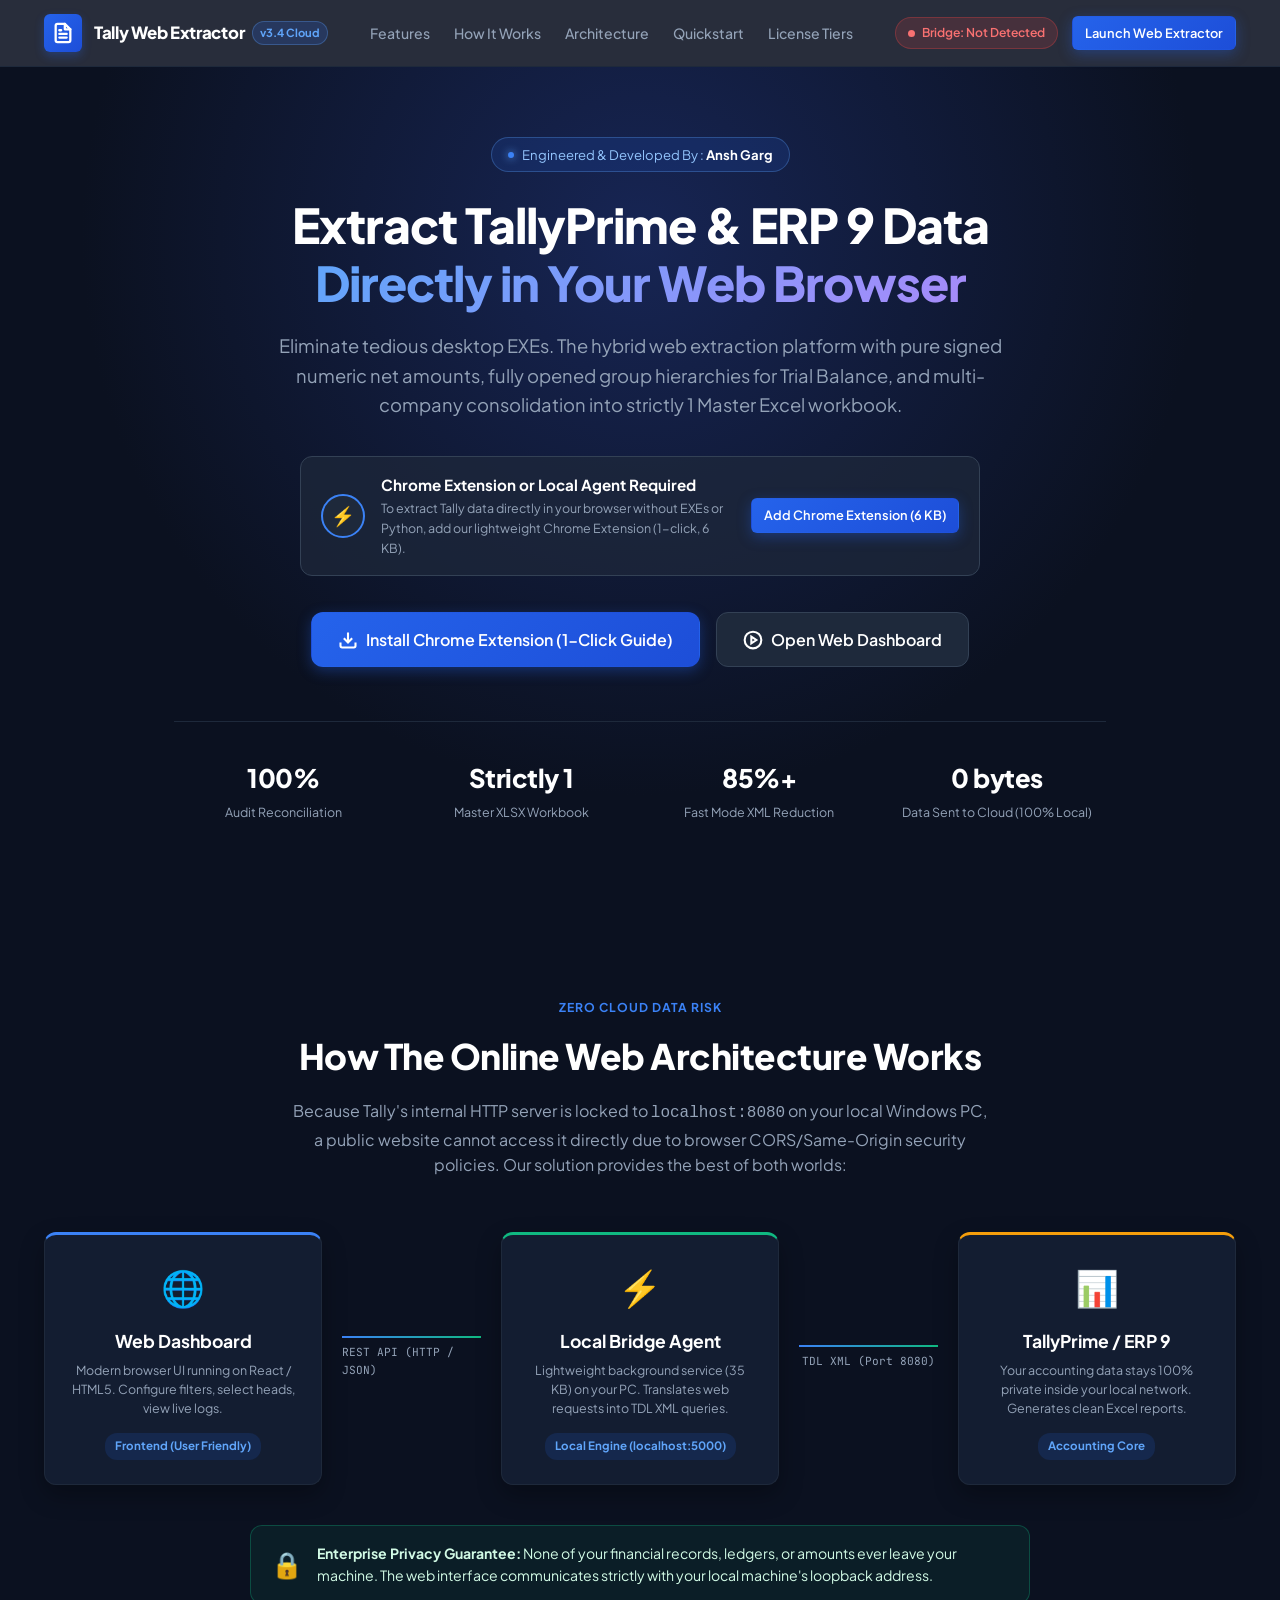
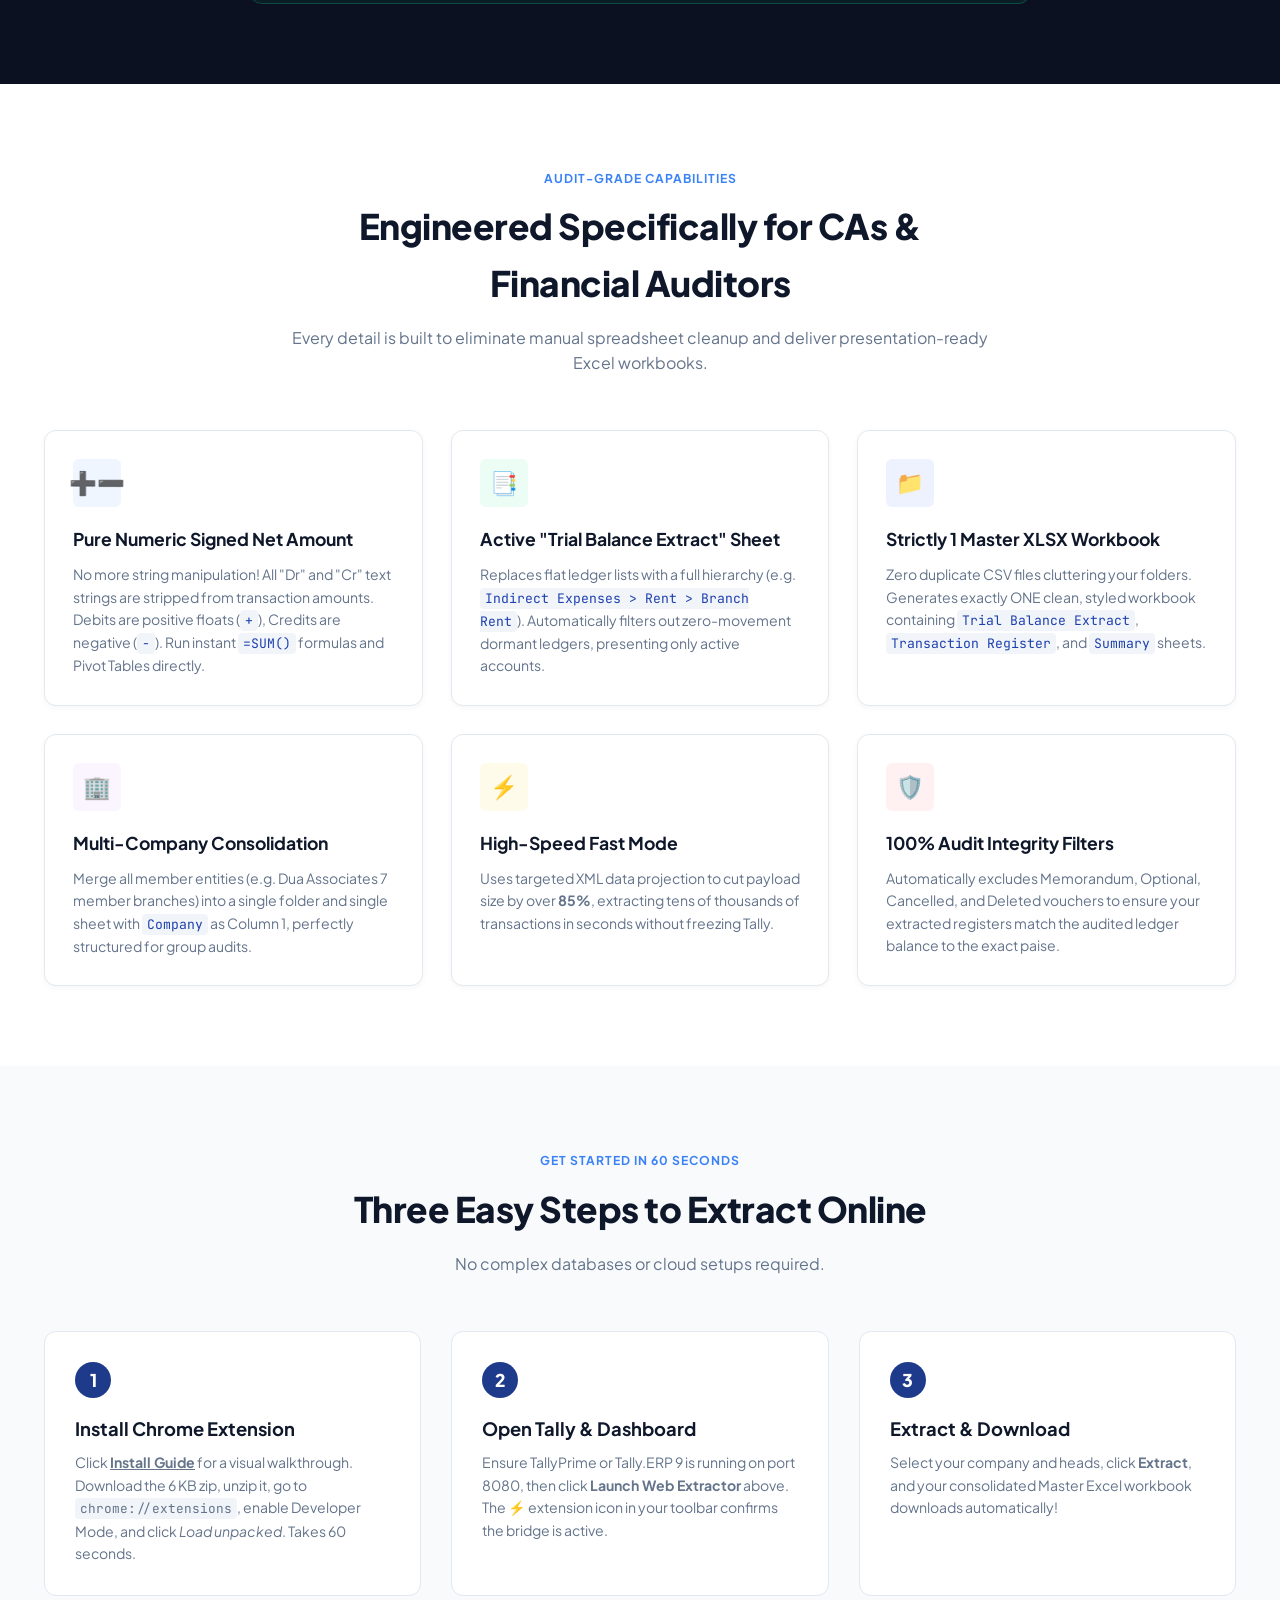
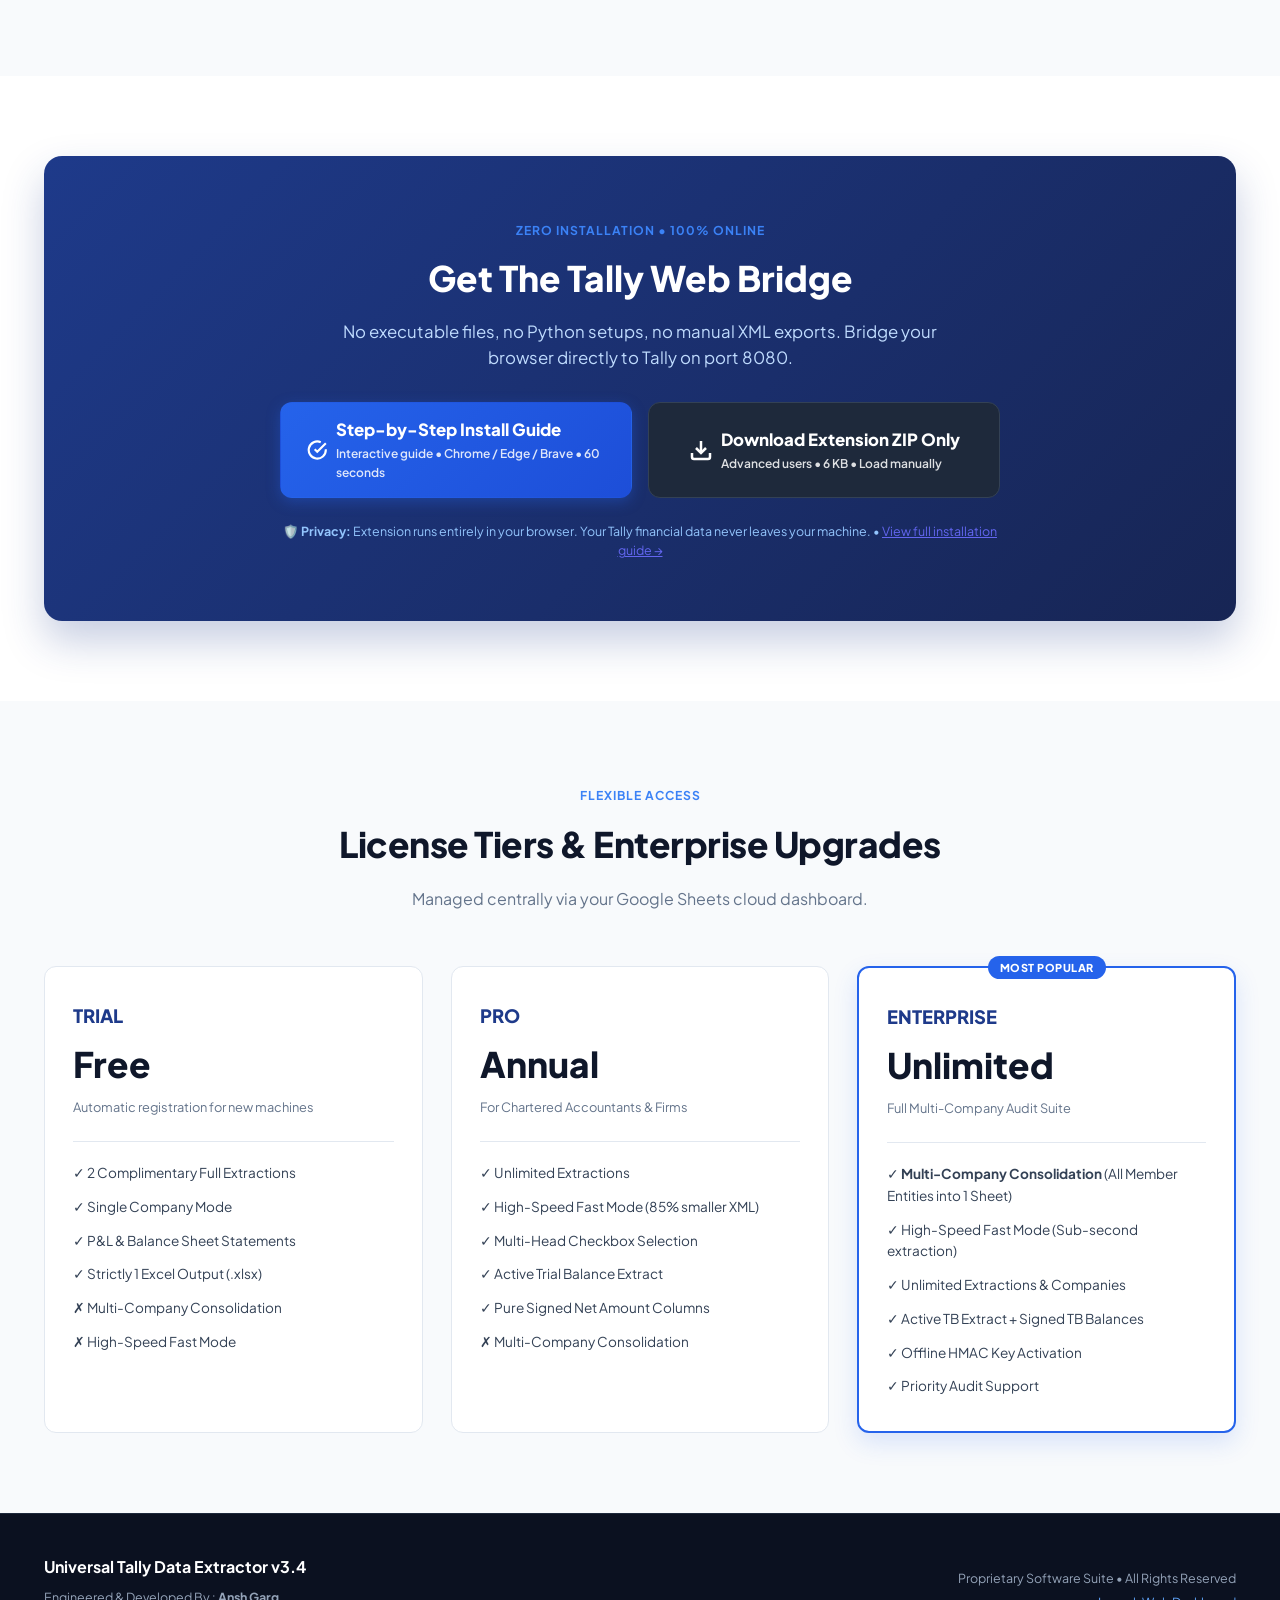
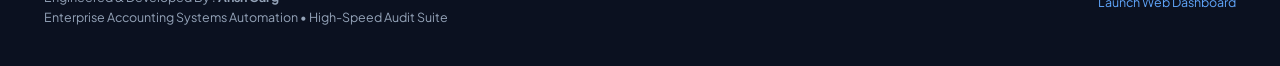
<file: website/index.html>
<!DOCTYPE html>
<html lang="en">
<head>
  <meta charset="UTF-8">
  <meta name="viewport" content="width=device-width, initial-scale=1.0">
  <title>Tally Web Extractor — Enterprise Accounting & Consolidated Audit Suite</title>
  <link rel="preconnect" href="https://fonts.googleapis.com">
  <link rel="preconnect" href="https://fonts.gstatic.com" crossorigin>
  <link href="https://fonts.googleapis.com/css2?family=Plus+Jakarta+Sans:wght@400;500;600;700;800&family=JetBrains+Mono:wght@400;500;600&display=swap" rel="stylesheet">
  <link rel="stylesheet" href="css/style.css">
</head>
<body>

  <!-- ================= TOP NAVIGATION ================= -->
  <nav class="navbar">
    <div class="nav-container">
      <a href="#" class="nav-brand">
        <div class="nav-logo">
          <svg viewBox="0 0 24 24" fill="none" stroke="currentColor" stroke-width="2.5" stroke-linecap="round" stroke-linejoin="round">
            <path d="M14 2H6a2 2 0 0 0-2 2v16a2 2 0 0 0 2 2h12a2 2 0 0 0 2-2V8z"></path>
            <polyline points="14 2 14 8 20 8"></polyline>
            <line x1="16" y1="13" x2="8" y2="13"></line>
            <line x1="16" y1="17" x2="8" y2="17"></line>
            <polyline points="10 9 9 9 8 9"></polyline>
          </svg>
        </div>
        <div class="nav-brand-text">
          <span class="nav-brand-title">Tally Web Extractor</span>
          <span class="nav-brand-badge">v3.4 Cloud</span>
        </div>
      </a>

      <div class="nav-menu">
        <a href="#features" class="nav-link">Features</a>
        <a href="#how-it-works" class="nav-link">How It Works</a>
        <a href="#architecture" class="nav-link">Architecture</a>
        <a href="#quickstart" class="nav-link">Quickstart</a>
        <a href="#tiers" class="nav-link">License Tiers</a>
      </div>

      <div class="nav-actions">
        <!-- Live Bridge Detection Badge -->
        <div id="nav-agent-status" class="nav-agent-pill status-probing">
          <span class="status-dot"></span>
          <span class="status-label">Probing Bridge...</span>
        </div>
        <a href="/dashboard" class="btn btn-primary btn-sm">Launch Web Extractor</a>
      </div>
    </div>
  </nav>

  <!-- ================= HERO SECTION ================= -->
  <header class="hero">
    <div class="hero-container">
      <div class="hero-badge">
        <span class="badge-dot"></span>
        <span>Engineered & Developed By : <strong>Ansh Garg</strong></span>
      </div>

      <h1 class="hero-title">
        Extract TallyPrime & ERP 9 Data<br>
        <span class="gradient-text">Directly in Your Web Browser</span>
      </h1>

      <p class="hero-subtitle">
        Eliminate tedious desktop EXEs. The hybrid web extraction platform with pure signed numeric net amounts,
        fully opened group hierarchies for Trial Balance, and multi-company consolidation into strictly 1 Master Excel workbook.
      </p>

      <!-- AGENT / EXTENSION BRIDGE STATUS CARD -->
      <div id="hero-bridge-card" class="bridge-card bridge-card-offline">
        <div class="bridge-indicator">
          <div class="bridge-radar"></div>
          <div class="bridge-status-icon" id="bridge-status-icon">⚡</div>
        </div>
        <div class="bridge-details">
          <div class="bridge-title" id="bridge-title">Checking Chrome Extension Bridge...</div>
          <div class="bridge-desc" id="bridge-desc">
            100% Online extraction: The lightweight Chrome Extension connects this page to your local Tally on <code>localhost:8080</code>. Zero EXE &bull; Zero Python installation required.
          </div>
        </div>
        <div class="bridge-cta" id="bridge-cta">
          <a href="/install" class="btn btn-sm btn-outline-white">Step-by-Step Install Guide →</a>
        </div>
      </div>

      <div class="hero-actions">
        <a href="/install" class="btn btn-primary btn-lg">
          <svg width="20" height="20" viewBox="0 0 24 24" fill="none" stroke="currentColor" stroke-width="2.5"><path d="M21 15v4a2 2 0 0 1-2 2H5a2 2 0 0 1-2-2v-4"></path><polyline points="7 10 12 15 17 10"></polyline><line x1="12" y1="15" x2="12" y2="3"></line></svg>
          Install Chrome Extension (1-Click Guide)
        </a>
        <a id="btn-launch-dashboard" href="/dashboard" class="btn btn-secondary btn-lg">
          <svg width="20" height="20" viewBox="0 0 24 24" fill="none" stroke="currentColor" stroke-width="2.5"><circle cx="12" cy="12" r="10"></circle><polygon points="10 8 16 12 10 16 10 8"></polygon></svg>
          Open Web Dashboard
        </a>
      </div>

      <div class="hero-stats">
        <div class="stat-item">
          <div class="stat-number">100%</div>
          <div class="stat-label">Audit Reconciliation</div>
        </div>
        <div class="stat-item">
          <div class="stat-number">Strictly 1</div>
          <div class="stat-label">Master XLSX Workbook</div>
        </div>
        <div class="stat-item">
          <div class="stat-number">85%+</div>
          <div class="stat-label">Fast Mode XML Reduction</div>
        </div>
        <div class="stat-item">
          <div class="stat-number">0 bytes</div>
          <div class="stat-label">Data Sent to Cloud (100% Local)</div>
        </div>
      </div>
    </div>
  </header>

  <!-- ================= ARCHITECTURE SECTION ================= -->
  <section id="architecture" class="section section-dark">
    <div class="container">
      <div class="section-header">
        <div class="section-tag">Zero Cloud Data Risk</div>
        <h2 class="section-title">How The Online Web Architecture Works</h2>
        <p class="section-desc">
          Because Tally's internal HTTP server is locked to <code>localhost:8080</code> on your local Windows PC,
          a public website cannot access it directly due to browser CORS/Same-Origin security policies.
          Our solution provides the best of both worlds:
        </p>
      </div>

      <div class="architecture-diagram">
        <div class="arch-box arch-browser">
          <div class="arch-icon">🌐</div>
          <div class="arch-title">Web Dashboard</div>
          <div class="arch-sub">Modern browser UI running on React / HTML5. Configure filters, select heads, view live logs.</div>
          <div class="arch-badge">Frontend (User Friendly)</div>
        </div>

        <div class="arch-arrow">
          <div class="arch-arrow-line"></div>
          <div class="arch-arrow-label">REST API (HTTP / JSON)</div>
        </div>

        <div class="arch-box arch-agent">
          <div class="arch-icon">⚡</div>
          <div class="arch-title">Local Bridge Agent</div>
          <div class="arch-sub">Lightweight background service (35 KB) on your PC. Translates web requests into TDL XML queries.</div>
          <div class="arch-badge">Local Engine (localhost:5000)</div>
        </div>

        <div class="arch-arrow">
          <div class="arch-arrow-line"></div>
          <div class="arch-arrow-label">TDL XML (Port 8080)</div>
        </div>

        <div class="arch-box arch-tally">
          <div class="arch-icon">📊</div>
          <div class="arch-title">TallyPrime / ERP 9</div>
          <div class="arch-sub">Your accounting data stays 100% private inside your local network. Generates clean Excel reports.</div>
          <div class="arch-badge">Accounting Core</div>
        </div>
      </div>

      <div class="security-callout">
        <div class="security-icon">🔒</div>
        <div class="security-text">
          <strong>Enterprise Privacy Guarantee:</strong> None of your financial records, ledgers, or amounts ever leave your machine. The web interface communicates strictly with your local machine's loopback address.
        </div>
      </div>
    </div>
  </section>

  <!-- ================= FEATURES SECTION ================= -->
  <section id="features" class="section">
    <div class="container">
      <div class="section-header">
        <div class="section-tag">Audit-Grade Capabilities</div>
        <h2 class="section-title">Engineered Specifically for CAs & Financial Auditors</h2>
        <p class="section-desc">Every detail is built to eliminate manual spreadsheet cleanup and deliver presentation-ready Excel workbooks.</p>
      </div>

      <div class="features-grid">
        <!-- Feature 1 -->
        <div class="feature-card">
          <div class="feature-icon bg-blue">➕➖</div>
          <h3 class="feature-title">Pure Numeric Signed Net Amount</h3>
          <p class="feature-desc">
            No more string manipulation! All "Dr" and "Cr" text strings are stripped from transaction amounts.
            Debits are positive floats (<code>+</code>), Credits are negative (<code>-</code>). Run instant <code>=SUM()</code> formulas and Pivot Tables directly.
          </p>
        </div>

        <!-- Feature 2 -->
        <div class="feature-card">
          <div class="feature-icon bg-emerald">📑</div>
          <h3 class="feature-title">Active "Trial Balance Extract" Sheet</h3>
          <p class="feature-desc">
            Replaces flat ledger lists with a full hierarchy (e.g. <code>Indirect Expenses &gt; Rent &gt; Branch Rent</code>).
            Automatically filters out zero-movement dormant ledgers, presenting only active accounts.
          </p>
        </div>

        <!-- Feature 3 -->
        <div class="feature-card">
          <div class="feature-icon bg-indigo">📁</div>
          <h3 class="feature-title">Strictly 1 Master XLSX Workbook</h3>
          <p class="feature-desc">
            Zero duplicate CSV files cluttering your folders. Generates exactly ONE clean, styled workbook containing
            <code>Trial Balance Extract</code>, <code>Transaction Register</code>, and <code>Summary</code> sheets.
          </p>
        </div>

        <!-- Feature 4 -->
        <div class="feature-card">
          <div class="feature-icon bg-purple">🏢</div>
          <h3 class="feature-title">Multi-Company Consolidation</h3>
          <p class="feature-desc">
            Merge all member entities (e.g. Dua Associates 7 member branches) into a single folder and single sheet with
            <code>Company</code> as Column 1, perfectly structured for group audits.
          </p>
        </div>

        <!-- Feature 5 -->
        <div class="feature-card">
          <div class="feature-icon bg-amber">⚡</div>
          <h3 class="feature-title">High-Speed Fast Mode</h3>
          <p class="feature-desc">
            Uses targeted XML data projection to cut payload size by over <strong>85%</strong>, extracting tens of thousands
            of transactions in seconds without freezing Tally.
          </p>
        </div>

        <!-- Feature 6 -->
        <div class="feature-card">
          <div class="feature-icon bg-rose">🛡️</div>
          <h3 class="feature-title">100% Audit Integrity Filters</h3>
          <p class="feature-desc">
            Automatically excludes Memorandum, Optional, Cancelled, and Deleted vouchers to ensure your extracted registers
            match the audited ledger balance to the exact paise.
          </p>
        </div>
      </div>
    </div>
  </section>

  <!-- ================= QUICKSTART GUIDE ================= -->
  <section id="quickstart" class="section section-alt">
    <div class="container">
      <div class="section-header">
        <div class="section-tag">Get Started in 60 Seconds</div>
        <h2 class="section-title">Three Easy Steps to Extract Online</h2>
        <p class="section-desc">No complex databases or cloud setups required.</p>
      </div>

      <div class="steps-grid">
        <div class="step-card">
          <div class="step-number">1</div>
          <h3 class="step-title">Install Chrome Extension</h3>
          <p class="step-desc">Click <strong><a href="/install" style="color:inherit;text-decoration:underline;">Install Guide</a></strong> for a visual walkthrough. Download the 6 KB zip, unzip it, go to <code>chrome://extensions</code>, enable Developer Mode, and click <em>Load unpacked</em>. Takes 60 seconds.</p>
        </div>

        <div class="step-card">
          <div class="step-number">2</div>
          <h3 class="step-title">Open Tally &amp; Dashboard</h3>
          <p class="step-desc">Ensure TallyPrime or Tally.ERP 9 is running on port 8080, then click <strong>Launch Web Extractor</strong> above. The ⚡ extension icon in your toolbar confirms the bridge is active.</p>
        </div>

        <div class="step-card">
          <div class="step-number">3</div>
          <h3 class="step-title">Extract &amp; Download</h3>
          <p class="step-desc">Select your company and heads, click <strong>Extract</strong>, and your consolidated Master Excel workbook downloads automatically!</p>
        </div>
      </div>
    </div>
  </section>

  <!-- ================= DOWNLOAD SECTION ================= -->
  <section id="download" class="section">
    <div class="container">
      <div class="download-box">
        <div class="download-content">
          <div class="section-tag">Zero Installation &bull; 100% Online</div>
          <h2 class="download-heading">Get The Tally Web Bridge</h2>
          <p class="download-text">
            No executable files, no Python setups, no manual XML exports. Bridge your browser directly to Tally on port 8080.
          </p>

          <div class="download-options" style="display: flex; gap: 1rem; flex-wrap: wrap; justify-content: center;">
            <!-- Extension Install Guide (Primary) -->
            <a href="/install" class="btn btn-primary btn-lg" style="flex: 1 1 300px; max-width: 420px; text-align: left;">
              <svg width="24" height="24" viewBox="0 0 24 24" fill="none" stroke="currentColor" stroke-width="2.5"><path d="M22 11.08V12a10 10 0 1 1-5.93-9.14"></path><polyline points="22 4 12 14.01 9 11.01"></polyline></svg>
              <div>
                <div style="font-size: 1.05rem; font-weight: 800;">Step-by-Step Install Guide</div>
                <div style="font-size: 0.75rem; opacity: 0.85;">Interactive guide • Chrome / Edge / Brave • 60 seconds</div>
              </div>
            </a>

            <!-- Direct Raw Download (Secondary) -->
            <a href="downloads/tally-web-extension.zip" class="btn btn-secondary btn-lg" download style="flex: 1 1 300px; max-width: 420px; text-align: left;">
              <svg width="24" height="24" viewBox="0 0 24 24" fill="none" stroke="currentColor" stroke-width="2.5"><path d="M21 15v4a2 2 0 0 1-2 2H5a2 2 0 0 1-2-2v-4"></path><polyline points="7 10 12 15 17 10"></polyline><line x1="12" y1="15" x2="12" y2="3"></line></svg>
              <div>
                <div style="font-size: 1.05rem; font-weight: 800;">Download Extension ZIP Only</div>
                <div style="font-size: 0.75rem; opacity: 0.85;">Advanced users • 6 KB • Load manually</div>
              </div>
            </a>
          </div>

          <div class="download-requirements">
            <span>🛡️ <strong>Privacy:</strong> Extension runs entirely in your browser. Your Tally financial data never leaves your machine. &bull; <a href="/install" style="color:var(--primary-color,#6366f1);">View full installation guide →</a></span>
          </div>
        </div>
      </div>
    </div>
  </section>
        </div>
      </div>
    </div>
  </section>

  <!-- ================= LICENSING TIERS ================= -->
  <section id="tiers" class="section section-alt">
    <div class="container">
      <div class="section-header">
        <div class="section-tag">Flexible Access</div>
        <h2 class="section-title">License Tiers & Enterprise Upgrades</h2>
        <p class="section-desc">Managed centrally via your Google Sheets cloud dashboard.</p>
      </div>

      <div class="pricing-grid">
        <!-- Trial -->
        <div class="pricing-card">
          <div class="pricing-tier">TRIAL</div>
          <div class="pricing-price">Free</div>
          <div class="pricing-sub">Automatic registration for new machines</div>
          <ul class="pricing-features">
            <li>✓ 2 Complimentary Full Extractions</li>
            <li>✓ Single Company Mode</li>
            <li>✓ P&L & Balance Sheet Statements</li>
            <li>✓ Strictly 1 Excel Output (.xlsx)</li>
            <li>✗ Multi-Company Consolidation</li>
            <li>✗ High-Speed Fast Mode</li>
          </ul>
        </div>

        <!-- Pro -->
        <div class="pricing-card">
          <div class="pricing-tier">PRO</div>
          <div class="pricing-price">Annual</div>
          <div class="pricing-sub">For Chartered Accountants & Firms</div>
          <ul class="pricing-features">
            <li>✓ Unlimited Extractions</li>
            <li>✓ High-Speed Fast Mode (85% smaller XML)</li>
            <li>✓ Multi-Head Checkbox Selection</li>
            <li>✓ Active Trial Balance Extract</li>
            <li>✓ Pure Signed Net Amount Columns</li>
            <li>✗ Multi-Company Consolidation</li>
          </ul>
        </div>

        <!-- Enterprise -->
        <div class="pricing-card featured">
          <div class="featured-badge">MOST POPULAR</div>
          <div class="pricing-tier">ENTERPRISE</div>
          <div class="pricing-price">Unlimited</div>
          <div class="pricing-sub">Full Multi-Company Audit Suite</div>
          <ul class="pricing-features">
            <li>✓ <strong>Multi-Company Consolidation</strong> (All Member Entities into 1 Sheet)</li>
            <li>✓ High-Speed Fast Mode (Sub-second extraction)</li>
            <li>✓ Unlimited Extractions & Companies</li>
            <li>✓ Active TB Extract + Signed TB Balances</li>
            <li>✓ Offline HMAC Key Activation</li>
            <li>✓ Priority Audit Support</li>
          </ul>
        </div>
      </div>
    </div>
  </section>

  <!-- ================= FOOTER ================= -->
  <footer class="footer">
    <div class="footer-container">
      <div class="footer-brand">
        <div class="footer-title">Universal Tally Data Extractor v3.4</div>
        <div class="footer-copy">
          Engineered & Developed By : <strong>Ansh Garg</strong><br>
          Enterprise Accounting Systems Automation &bull; High-Speed Audit Suite
        </div>
      </div>
      <div class="footer-meta">
        <div>Proprietary Software Suite &bull; All Rights Reserved</div>
        <div class="mt-1"><a href="/dashboard" class="footer-link">Launch Web Dashboard</a></div>
      </div>
    </div>
  </footer>

  <script src="js/app.js"></script>
</body>
</html>
</file>
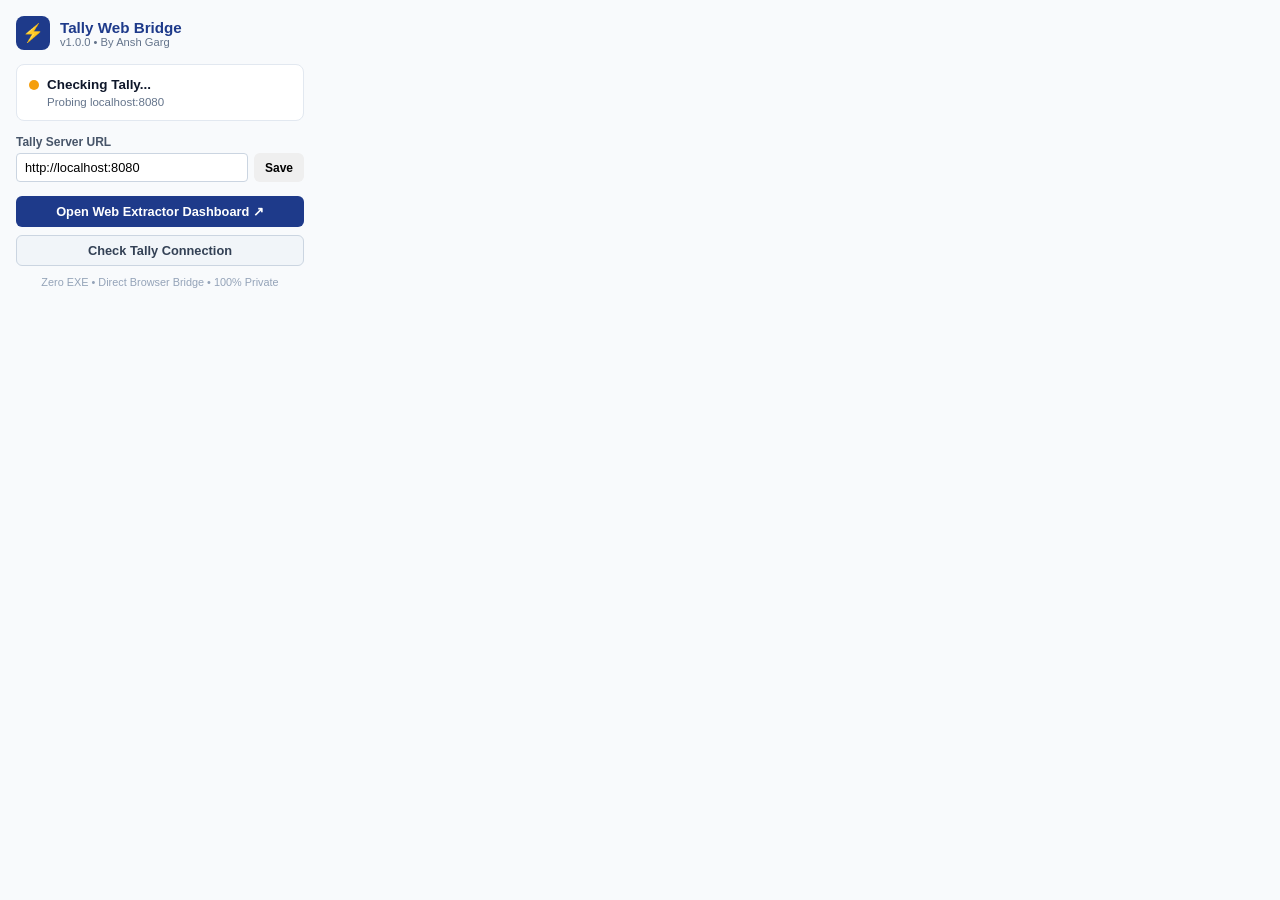
<file: extension/popup.html>
<!DOCTYPE html>
<html lang="en">
<head>
  <meta charset="UTF-8">
  <title>Tally Web Bridge</title>
  <link rel="stylesheet" href="popup.css">
</head>
<body>
  <div class="popup-container">
    <div class="popup-header">
      <div class="brand">
        <div class="logo">⚡</div>
        <div>
          <div class="title">Tally Web Bridge</div>
          <div class="version">v1.0.0 &bull; By Ansh Garg</div>
        </div>
      </div>
    </div>

    <div class="status-card">
      <div class="status-indicator">
        <span id="status-dot" class="dot checking"></span>
        <span id="status-text" class="status-label">Checking Tally...</span>
      </div>
      <div id="status-detail" class="status-detail">Probing localhost:8080</div>
    </div>

    <div class="form-group">
      <label for="tally-url-input">Tally Server URL</label>
      <div class="input-row">
        <input type="text" id="tally-url-input" value="http://localhost:8080" placeholder="http://localhost:8080">
        <button id="btn-save-url" class="btn btn-sm">Save</button>
      </div>
    </div>

    <div class="action-buttons">
      <button id="btn-open-dashboard" class="btn btn-primary btn-block">
        Open Web Extractor Dashboard ↗
      </button>
      <button id="btn-check-again" class="btn btn-secondary btn-block">
        Check Tally Connection
      </button>
    </div>

    <div class="footer">
      Zero EXE &bull; Direct Browser Bridge &bull; 100% Private
    </div>
  </div>
  <script src="popup.js"></script>
</body>
</html>
</file>
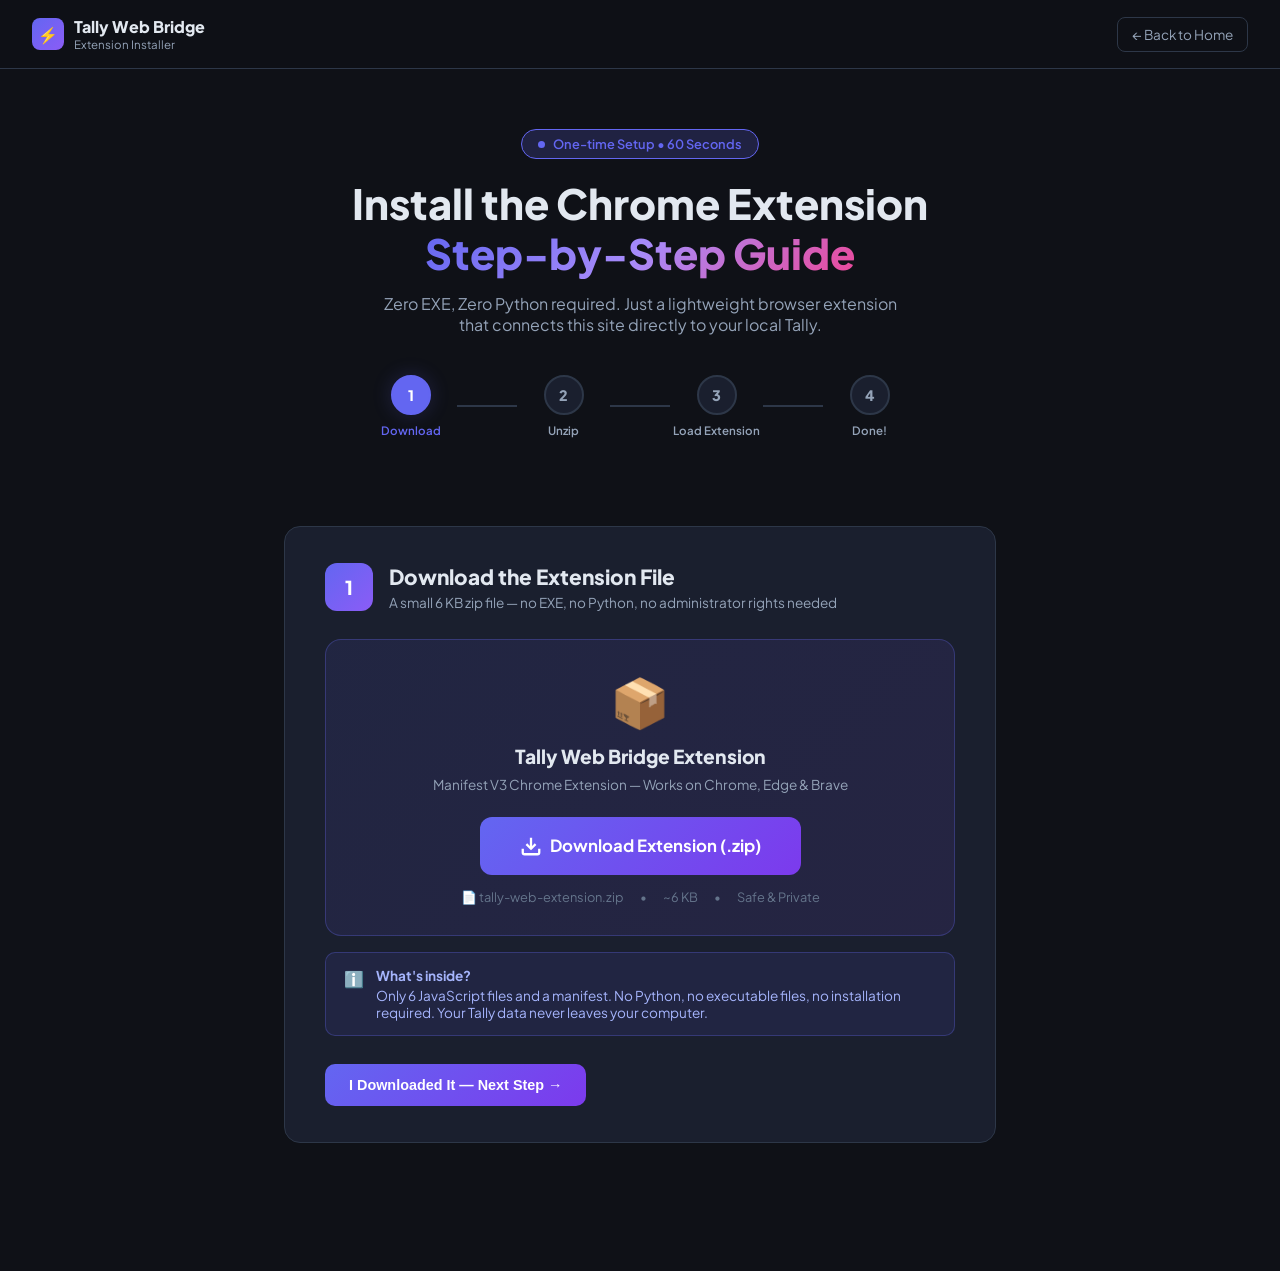
<file: website/install.html>
<!DOCTYPE html>
<html lang="en">
<head>
  <meta charset="UTF-8">
  <meta name="viewport" content="width=device-width, initial-scale=1.0">
  <title>Install Tally Web Bridge Extension — Step-by-Step Guide</title>
  <link rel="preconnect" href="https://fonts.googleapis.com">
  <link href="https://fonts.googleapis.com/css2?family=Plus+Jakarta+Sans:wght@400;500;600;700;800&family=JetBrains+Mono:wght@400;500&display=swap" rel="stylesheet">
  <style>
    :root {
      --bg: #0f1117;
      --bg2: #141821;
      --card: #1a1f2e;
      --border: #2d3748;
      --primary: #6366f1;
      --primary-glow: rgba(99,102,241,0.2);
      --success: #10b981;
      --success-glow: rgba(16,185,129,0.15);
      --warning: #f59e0b;
      --text: #e2e8f0;
      --muted: #94a3b8;
      --dim: #64748b;
      --code-bg: #0d1117;
    }
    * { margin:0; padding:0; box-sizing:border-box; }
    body { font-family:'Plus Jakarta Sans',sans-serif; background:var(--bg); color:var(--text); min-height:100vh; }

    /* NAV */
    .nav { display:flex; align-items:center; justify-content:space-between; padding:16px 32px; background:rgba(15,17,23,0.95); border-bottom:1px solid var(--border); position:sticky; top:0; z-index:100; backdrop-filter:blur(12px); }
    .nav-brand { display:flex; align-items:center; gap:10px; text-decoration:none; }
    .nav-logo { width:32px; height:32px; background:linear-gradient(135deg,var(--primary),#8b5cf6); border-radius:8px; display:flex; align-items:center; justify-content:center; font-size:1rem; color:#fff; font-weight:800; }
    .nav-title { font-weight:800; font-size:1rem; color:var(--text); }
    .nav-subtitle { font-size:0.72rem; color:var(--muted); }
    .nav-back { text-decoration:none; color:var(--muted); font-size:0.85rem; display:flex; align-items:center; gap:6px; padding:8px 14px; border:1px solid var(--border); border-radius:8px; transition:all 0.2s; }
    .nav-back:hover { color:var(--text); border-color:var(--primary); }

    /* HERO */
    .hero { text-align:center; padding:60px 24px 40px; }
    .hero-badge { display:inline-flex; align-items:center; gap:8px; background:var(--primary-glow); border:1px solid var(--primary); border-radius:100px; padding:6px 16px; margin-bottom:20px; font-size:0.8rem; color:var(--primary); font-weight:600; }
    .badge-dot { width:7px; height:7px; border-radius:50%; background:var(--primary); animation:pulse 1.5s infinite; }
    @keyframes pulse { 0%,100%{opacity:1} 50%{opacity:0.4} }
    h1 { font-size:clamp(1.8rem,4vw,2.6rem); font-weight:800; line-height:1.2; }
    .gradient-text { background:linear-gradient(135deg,var(--primary),#a78bfa,#ec4899); -webkit-background-clip:text; -webkit-text-fill-color:transparent; background-clip:text; }
    .hero-sub { color:var(--muted); font-size:1rem; margin-top:14px; max-width:540px; margin-left:auto; margin-right:auto; }

    /* PROGRESS TRACK */
    .progress-track { display:flex; align-items:center; justify-content:center; gap:0; max-width:600px; margin:40px auto 0; padding:0 24px; }
    .prog-step { display:flex; flex-direction:column; align-items:center; gap:8px; flex:1; }
    .prog-circle { width:40px; height:40px; border-radius:50%; display:flex; align-items:center; justify-content:center; font-weight:800; font-size:0.9rem; transition:all 0.4s; border:2px solid var(--border); background:var(--card); color:var(--muted); }
    .prog-circle.done { background:var(--success); border-color:var(--success); color:#fff; }
    .prog-circle.active { background:var(--primary); border-color:var(--primary); color:#fff; box-shadow:0 0 20px var(--primary-glow); }
    .prog-label { font-size:0.72rem; color:var(--muted); font-weight:600; text-align:center; white-space:nowrap; }
    .prog-label.active { color:var(--primary); }
    .prog-label.done { color:var(--success); }
    .prog-line { flex:1; height:2px; background:var(--border); max-width:60px; transition:background 0.4s; }
    .prog-line.done { background:var(--success); }

    /* WIZARD */
    .wizard { max-width:760px; margin:48px auto; padding:0 24px 80px; }
    .step-panel { display:none; }
    .step-panel.active { display:block; animation:fadeIn 0.3s ease; }
    @keyframes fadeIn { from{opacity:0;transform:translateY(10px)} to{opacity:1;transform:translateY(0)} }

    .step-card { background:var(--card); border:1px solid var(--border); border-radius:16px; padding:36px 40px; }
    .step-header { display:flex; align-items:center; gap:16px; margin-bottom:28px; }
    .step-num { width:48px; height:48px; background:linear-gradient(135deg,var(--primary),#8b5cf6); border-radius:12px; display:flex; align-items:center; justify-content:center; font-weight:800; font-size:1.2rem; color:#fff; flex-shrink:0; }
    .step-title { font-size:1.3rem; font-weight:800; }
    .step-subtitle { color:var(--muted); font-size:0.85rem; margin-top:4px; }

    /* VISUAL */
    .visual-box { background:var(--code-bg); border:1px solid var(--border); border-radius:12px; padding:28px; margin:20px 0; position:relative; overflow:hidden; }
    .visual-box::before { content:''; position:absolute; top:0; left:0; right:0; height:3px; background:linear-gradient(90deg,var(--primary),#8b5cf6,#ec4899); }
    .mock-browser { background:#1e2433; border-radius:10px; overflow:hidden; border:1px solid #374151; }
    .mock-chrome-bar { background:#2d3545; padding:10px 14px; display:flex; align-items:center; gap:10px; }
    .mock-dots { display:flex; gap:5px; }
    .mock-dot { width:10px; height:10px; border-radius:50%; }
    .mock-dot.red { background:#ef4444; }
    .mock-dot.yellow { background:#f59e0b; }
    .mock-dot.green { background:#10b981; }
    .mock-url { flex:1; background:#374151; border-radius:5px; padding:5px 12px; font-family:monospace; font-size:0.78rem; color:#fbbf24; }
    .mock-chrome-content { padding:20px; }

    .mock-toggle-row { display:flex; align-items:center; justify-content:space-between; padding:12px 16px; background:#111827; border-radius:8px; margin-bottom:10px; }
    .mock-toggle-label { font-size:0.85rem; font-weight:600; }
    .mock-toggle { width:44px; height:24px; background:var(--success); border-radius:12px; display:flex; align-items:center; padding:3px; transition:0.2s; cursor:pointer; }
    .mock-toggle .knob { width:18px; height:18px; border-radius:50%; background:#fff; margin-left:auto; box-shadow:0 1px 3px rgba(0,0,0,0.3); }
    .mock-toggle.off { background:#374151; }
    .mock-toggle.off .knob { margin-left:0; }

    .mock-btn { display:inline-flex; align-items:center; gap:7px; padding:9px 18px; background:var(--primary); color:#fff; border-radius:8px; font-size:0.82rem; font-weight:700; cursor:pointer; border:none; }
    .mock-btn.sm { padding:6px 13px; font-size:0.78rem; }

    .mock-ext-card { background:#1f2937; border:1px solid #374151; border-radius:8px; padding:14px 16px; display:flex; align-items:center; gap:14px; margin-top:10px; }
    .ext-icon { width:36px; height:36px; background:linear-gradient(135deg,var(--primary),#8b5cf6); border-radius:8px; display:flex; align-items:center; justify-content:center; font-size:1.2rem; }
    .ext-info .ext-name { font-weight:700; font-size:0.88rem; }
    .ext-info .ext-sub { font-size:0.75rem; color:var(--muted); }
    .ext-status { margin-left:auto; }

    /* PATH BOX */
    .path-box { background:var(--code-bg); border:1px solid #374151; border-radius:10px; padding:16px 18px; font-family:'JetBrains Mono',monospace; font-size:0.82rem; color:#fbbf24; display:flex; align-items:center; gap:12px; margin:16px 0; }
    .path-box .path-icon { font-size:1.2rem; flex-shrink:0; }
    .path-text { flex:1; word-break:break-all; }
    .copy-btn { background:#374151; border:none; color:var(--muted); padding:7px 12px; border-radius:6px; font-size:0.75rem; cursor:pointer; white-space:nowrap; transition:all 0.2s; }
    .copy-btn:hover { background:var(--primary); color:#fff; }
    .copy-btn.copied { background:var(--success); color:#fff; }

    /* CALLOUT */
    .callout { display:flex; align-items:flex-start; gap:12px; padding:14px 18px; border-radius:10px; margin:16px 0; font-size:0.85rem; }
    .callout.info { background:rgba(99,102,241,0.1); border:1px solid rgba(99,102,241,0.3); color:#a5b4fc; }
    .callout.success { background:var(--success-glow); border:1px solid rgba(16,185,129,0.3); color:#6ee7b7; }
    .callout.warning { background:rgba(245,158,11,0.08); border:1px solid rgba(245,158,11,0.3); color:#fcd34d; }
    .callout-icon { font-size:1rem; flex-shrink:0; margin-top:1px; }
    .callout strong { display:block; margin-bottom:3px; }

    /* BUTTONS */
    .btn-row { display:flex; gap:12px; margin-top:28px; flex-wrap:wrap; }
    .btn { display:inline-flex; align-items:center; gap:8px; padding:13px 24px; border-radius:10px; font-weight:700; font-size:0.9rem; cursor:pointer; border:none; transition:all 0.2s; text-decoration:none; }
    .btn-primary { background:linear-gradient(135deg,var(--primary),#7c3aed); color:#fff; }
    .btn-primary:hover { opacity:0.9; transform:translateY(-1px); }
    .btn-secondary { background:var(--card); color:var(--text); border:1px solid var(--border); }
    .btn-secondary:hover { border-color:var(--primary); color:var(--primary); }
    .btn-success { background:linear-gradient(135deg,var(--success),#059669); color:#fff; }
    .btn-success:hover { opacity:0.9; }
    .btn-lg { padding:16px 32px; font-size:1rem; }
    .btn-xl { padding:18px 40px; font-size:1.05rem; border-radius:12px; }

    /* CHECK LIST */
    .check-list { list-style:none; display:flex; flex-direction:column; gap:10px; }
    .check-list li { display:flex; align-items:flex-start; gap:12px; font-size:0.88rem; }
    .check-list .ck { width:22px; height:22px; border-radius:6px; background:var(--success); display:flex; align-items:center; justify-content:center; color:#fff; font-size:0.75rem; flex-shrink:0; margin-top:1px; }

    /* TABS (browser selector) */
    .tabs { display:flex; gap:0; border-bottom:1px solid var(--border); margin-bottom:20px; }
    .tab { padding:10px 20px; font-size:0.85rem; font-weight:600; cursor:pointer; color:var(--muted); border-bottom:2px solid transparent; transition:all 0.2s; }
    .tab.active { color:var(--primary); border-bottom-color:var(--primary); }
    .tab-content { display:none; }
    .tab-content.active { display:block; }

    /* DOWNLOAD CARD */
    .dl-card { background:linear-gradient(135deg,rgba(99,102,241,0.1),rgba(139,92,246,0.1)); border:1px solid rgba(99,102,241,0.3); border-radius:16px; padding:30px 36px; text-align:center; }
    .dl-icon { font-size:3rem; margin-bottom:12px; }
    .dl-title { font-size:1.2rem; font-weight:800; margin-bottom:8px; }
    .dl-sub { color:var(--muted); font-size:0.85rem; margin-bottom:24px; }
    .file-info { display:flex; align-items:center; justify-content:center; gap:16px; margin-top:14px; color:var(--dim); font-size:0.8rem; }

    /* SUCCESS SCREEN */
    .success-screen { text-align:center; padding:20px; }
    .success-icon { font-size:4rem; margin-bottom:16px; animation:popIn 0.5s ease; }
    @keyframes popIn { 0%{transform:scale(0)} 80%{transform:scale(1.1)} 100%{transform:scale(1)} }
    .success-title { font-size:2rem; font-weight:800; color:var(--success); margin-bottom:10px; }
    .success-sub { color:var(--muted); margin-bottom:32px; }
    .final-cta { display:inline-flex; align-items:center; gap:10px; padding:18px 48px; background:linear-gradient(135deg,var(--success),#059669); color:#fff; border-radius:12px; font-weight:800; font-size:1.1rem; text-decoration:none; cursor:pointer; border:none; transition:all 0.2s; }
    .final-cta:hover { opacity:0.9; transform:translateY(-2px); box-shadow:0 8px 30px rgba(16,185,129,0.3); }

    /* UTILITY */
    .mt-2 { margin-top:8px; }
    .mt-3 { margin-top:16px; }
    .mt-4 { margin-top:24px; }
    .text-sm { font-size:0.82rem; }
    .text-muted { color:var(--muted); }
    .sep { border:none; border-top:1px solid var(--border); margin:24px 0; }

    @media (max-width:600px) {
      .step-card { padding:24px 20px; }
      .prog-label { display:none; }
      .btn-row { flex-direction:column; }
      .btn { justify-content:center; }
    }
  </style>
</head>
<body>

  <nav class="nav">
    <a class="nav-brand" href="/">
      <div class="nav-logo">⚡</div>
      <div>
        <div class="nav-title">Tally Web Bridge</div>
        <div class="nav-subtitle">Extension Installer</div>
      </div>
    </a>
    <a class="nav-back" href="/">← Back to Home</a>
  </nav>

  <div class="hero">
    <div class="hero-badge"><span class="badge-dot"></span>One-time Setup • 60 Seconds</div>
    <h1>Install the Chrome Extension<br><span class="gradient-text">Step-by-Step Guide</span></h1>
    <p class="hero-sub">Zero EXE, Zero Python required. Just a lightweight browser extension that connects this site directly to your local Tally.</p>

    <!-- PROGRESS TRACK -->
    <div class="progress-track" id="progress-track">
      <div class="prog-step">
        <div class="prog-circle active" id="prog-1">1</div>
        <div class="prog-label active" id="prog-label-1">Download</div>
      </div>
      <div class="prog-line" id="prog-line-1"></div>
      <div class="prog-step">
        <div class="prog-circle" id="prog-2">2</div>
        <div class="prog-label" id="prog-label-2">Unzip</div>
      </div>
      <div class="prog-line" id="prog-line-2"></div>
      <div class="prog-step">
        <div class="prog-circle" id="prog-3">3</div>
        <div class="prog-label" id="prog-label-3">Load Extension</div>
      </div>
      <div class="prog-line" id="prog-line-3"></div>
      <div class="prog-step">
        <div class="prog-circle" id="prog-4">4</div>
        <div class="prog-label" id="prog-label-4">Done!</div>
      </div>
    </div>
  </div>

  <div class="wizard">

    <!-- ===== STEP 1: DOWNLOAD ===== -->
    <div class="step-panel active" id="step-1">
      <div class="step-card">
        <div class="step-header">
          <div class="step-num">1</div>
          <div>
            <div class="step-title">Download the Extension File</div>
            <div class="step-subtitle">A small 6 KB zip file — no EXE, no Python, no administrator rights needed</div>
          </div>
        </div>

        <div class="dl-card">
          <div class="dl-icon">📦</div>
          <div class="dl-title">Tally Web Bridge Extension</div>
          <div class="dl-sub">Manifest V3 Chrome Extension — Works on Chrome, Edge &amp; Brave</div>
          <a href="/downloads/tally-web-extension.zip" class="btn btn-primary btn-xl" download id="dl-btn">
            <svg width="22" height="22" viewBox="0 0 24 24" fill="none" stroke="currentColor" stroke-width="2.5"><path d="M21 15v4a2 2 0 0 1-2 2H5a2 2 0 0 1-2-2v-4"/><polyline points="7 10 12 15 17 10"/><line x1="12" y1="15" x2="12" y2="3"/></svg>
            Download Extension (.zip)
          </a>
          <div class="file-info">
            <span>📄 tally-web-extension.zip</span>
            <span>•</span>
            <span>~6 KB</span>
            <span>•</span>
            <span>Safe &amp; Private</span>
          </div>
        </div>

        <div class="callout info mt-3">
          <span class="callout-icon">ℹ️</span>
          <div><strong>What's inside?</strong> Only 6 JavaScript files and a manifest. No Python, no executable files, no installation required. Your Tally data never leaves your computer.</div>
        </div>

        <div class="btn-row">
          <button class="btn btn-primary" onclick="goStep(2)">
            I Downloaded It — Next Step →
          </button>
        </div>
      </div>
    </div>

    <!-- ===== STEP 2: UNZIP ===== -->
    <div class="step-panel" id="step-2">
      <div class="step-card">
        <div class="step-header">
          <div class="step-num">2</div>
          <div>
            <div class="step-title">Unzip the Downloaded File</div>
            <div class="step-subtitle">Extract the contents to any folder on your computer</div>
          </div>
        </div>

        <ul class="check-list">
          <li>
            <span class="ck">1</span>
            <div>Find <strong>tally-web-extension.zip</strong> in your Downloads folder (bottom of your browser or in <code style="background:#374151;padding:2px 7px;border-radius:4px;font-size:0.82rem;color:#fbbf24">C:\Users\YourName\Downloads</code>).</div>
          </li>
          <li>
            <span class="ck">2</span>
            <div><strong>Right-click</strong> on the file and choose <strong>"Extract All..."</strong> or <strong>"Extract Here"</strong>.</div>
          </li>
          <li>
            <span class="ck">3</span>
            <div>A folder named <strong>tally-web-extension</strong> will appear. <strong>Remember where you extracted it</strong> — you'll need that folder path in the next step.</div>
          </li>
        </ul>

        <div class="visual-box mt-3">
          <div style="font-size:0.78rem; color:var(--muted); margin-bottom:12px; text-transform:uppercase; letter-spacing:0.5px;">What your extracted folder should look like:</div>
          <div style="font-family:'JetBrains Mono',monospace; font-size:0.82rem; line-height:1.9;">
            <div style="color:#a78bfa;">📁 tally-web-extension/</div>
            <div style="color:#94a3b8; padding-left:20px;">├── 📄 <span style="color:#fbbf24;">manifest.json</span></div>
            <div style="color:#94a3b8; padding-left:20px;">├── 📄 background.js</div>
            <div style="color:#94a3b8; padding-left:20px;">├── 📄 content.js</div>
            <div style="color:#94a3b8; padding-left:20px;">├── 📄 popup.html</div>
            <div style="color:#94a3b8; padding-left:20px;">├── 📄 popup.js</div>
            <div style="color:#94a3b8; padding-left:20px;">└── 📁 <span style="color:#a78bfa;">icons/</span></div>
          </div>
        </div>

        <div class="callout warning">
          <span class="callout-icon">⚠️</span>
          <div><strong>Important:</strong> Do NOT delete this extracted folder after installing. Chrome reads the extension files from this folder every time you start the browser.</div>
        </div>

        <div class="btn-row">
          <button class="btn btn-secondary" onclick="goStep(1)">← Back</button>
          <button class="btn btn-primary" onclick="goStep(3)">I Unzipped It — Next Step →</button>
        </div>
      </div>
    </div>

    <!-- ===== STEP 3: LOAD EXTENSION ===== -->
    <div class="step-panel" id="step-3">
      <div class="step-card">
        <div class="step-header">
          <div class="step-num">3</div>
          <div>
            <div class="step-title">Load the Extension in Chrome/Edge</div>
            <div class="step-subtitle">Enable Developer Mode and load your unzipped folder — takes 30 seconds</div>
          </div>
        </div>

        <!-- BROWSER TABS -->
        <div class="tabs">
          <div class="tab active" onclick="switchTab('chrome')">🌐 Google Chrome</div>
          <div class="tab" onclick="switchTab('edge')">🔷 Microsoft Edge</div>
          <div class="tab" onclick="switchTab('brave')">🦁 Brave</div>
        </div>

        <div class="tab-content active" id="tab-chrome">
          <ul class="check-list">
            <li><span class="ck">1</span><div>Click the button below to open the Chrome Extensions page (or type <code style="background:#374151;padding:2px 7px;border-radius:4px;font-size:0.82rem;color:#fbbf24">chrome://extensions</code> in your address bar):</div></li>
          </ul>
          <div class="mt-2">
            <button class="btn btn-secondary" onclick="openExtensions('chrome')">
              🌐 Open chrome://extensions
            </button>
          </div>

          <ul class="check-list mt-3">
            <li><span class="ck">2</span><div>Find the <strong>"Developer mode"</strong> toggle in the <strong>top-right corner</strong> of the page. Turn it <strong>ON</strong> (it should turn blue).</div></li>
            <li><span class="ck">3</span><div>Click the <strong>"Load unpacked"</strong> button that appears on the top-left.</div></li>
            <li><span class="ck">4</span><div>A <strong>folder picker</strong> dialog will open. Navigate to the extracted folder and click <strong>"Select Folder"</strong>.</div></li>
          </ul>
        </div>

        <div class="tab-content" id="tab-edge">
          <ul class="check-list">
            <li><span class="ck">1</span><div>Click the button below to open the Edge Extensions page (or type <code style="background:#374151;padding:2px 7px;border-radius:4px;font-size:0.82rem;color:#fbbf24">edge://extensions</code> in your address bar):</div></li>
          </ul>
          <div class="mt-2">
            <button class="btn btn-secondary" onclick="openExtensions('edge')">
              🔷 Open edge://extensions
            </button>
          </div>
          <ul class="check-list mt-3">
            <li><span class="ck">2</span><div>Toggle <strong>"Developer mode"</strong> in the left sidebar — click it so it turns blue.</div></li>
            <li><span class="ck">3</span><div>Click <strong>"Load unpacked"</strong> from the top of the page.</div></li>
            <li><span class="ck">4</span><div>Select the folder you extracted in Step 2.</div></li>
          </ul>
        </div>

        <div class="tab-content" id="tab-brave">
          <ul class="check-list">
            <li><span class="ck">1</span><div>Open <code style="background:#374151;padding:2px 7px;border-radius:4px;font-size:0.82rem;color:#fbbf24">brave://extensions</code> in your Brave browser.</div></li>
            <li><span class="ck">2</span><div>Enable <strong>Developer mode</strong> (top-right toggle).</div></li>
            <li><span class="ck">3</span><div>Click <strong>Load unpacked</strong> and select the unzipped folder.</div></li>
          </ul>
        </div>

        <!-- VISUAL MOCKUP -->
        <div class="visual-box mt-3">
          <div style="font-size:0.78rem; color:var(--muted); margin-bottom:12px; text-transform:uppercase; letter-spacing:0.5px;">What Chrome Extensions Page Looks Like:</div>
          <div class="mock-browser">
            <div class="mock-chrome-bar">
              <div class="mock-dots">
                <div class="mock-dot red"></div>
                <div class="mock-dot yellow"></div>
                <div class="mock-dot green"></div>
              </div>
              <div class="mock-url">chrome://extensions</div>
            </div>
            <div class="mock-chrome-content">
              <div style="display:flex;align-items:center;justify-content:space-between;margin-bottom:16px;">
                <div style="font-weight:800;font-size:1rem;">Extensions</div>
                <div style="display:flex;align-items:center;gap:8px;">
                  <span style="font-size:0.78rem;color:var(--muted);">Developer mode</span>
                  <div class="mock-toggle" id="mock-toggle-btn" onclick="toggleMockDev()" title="Click to toggle demo">
                    <div class="knob"></div>
                  </div>
                </div>
              </div>
              <button class="mock-btn sm" id="mock-load-btn" style="opacity:0.3;cursor:not-allowed" disabled>
                📂 Load unpacked
              </button>
              <div id="mock-load-hint" style="font-size:0.72rem;color:#ef4444;margin-top:6px;display:none;">← Enable Developer mode first!</div>
              <div id="mock-ext-preview" style="display:none;">
                <div class="mock-ext-card mt-3">
                  <div class="ext-icon">⚡</div>
                  <div class="ext-info">
                    <div class="ext-name">Tally Web Bridge</div>
                    <div class="ext-sub">v1.0.0 • By Ansh Garg</div>
                  </div>
                  <div class="ext-status">
                    <div class="mock-toggle"><div class="knob"></div></div>
                  </div>
                </div>
                <div class="callout success mt-3" style="margin-bottom:0;">
                  <span class="callout-icon">✅</span>
                  <div>Extension loaded successfully! You'll see the ⚡ icon in your browser toolbar.</div>
                </div>
              </div>
            </div>
          </div>
        </div>

        <div class="callout info">
          <span class="callout-icon">💡</span>
          <div><strong>Tip — Copy the folder path:</strong> In the folder picker dialog, click the address bar at the top, paste the path to your extracted folder, and press Enter to jump there directly instead of clicking through folders.</div>
        </div>

        <div class="btn-row">
          <button class="btn btn-secondary" onclick="goStep(2)">← Back</button>
          <button class="btn btn-primary" onclick="goStep(4)">Extension Installed! →</button>
        </div>
      </div>
    </div>

    <!-- ===== STEP 4: DONE ===== -->
    <div class="step-panel" id="step-4">
      <div class="step-card">
        <div class="success-screen">
          <div class="success-icon">🎉</div>
          <div class="success-title">You're All Set!</div>
          <p class="success-sub">The Tally Web Bridge extension is installed and running.<br>It automatically bridges this website to your local Tally on port 8080.</p>

          <div style="max-width:480px;margin:0 auto 32px;">
            <ul class="check-list" style="text-align:left;">
              <li><span class="ck">✓</span><div>Extension silently connects browser → Tally on <code style="background:#374151;padding:2px 7px;border-radius:4px;font-size:0.82rem;color:#fbbf24">localhost:8080</code></div></li>
              <li><span class="ck">✓</span><div>Automatic company detection — no manual XML export needed</div></li>
              <li><span class="ck">✓</span><div>All extraction happens on the cloud — your Tally data stays private</div></li>
              <li><span class="ck">✓</span><div>Works each time — no re-installation required</div></li>
            </ul>
          </div>

          <a class="final-cta" href="/dashboard">
            <svg width="22" height="22" viewBox="0 0 24 24" fill="none" stroke="currentColor" stroke-width="2.5"><circle cx="12" cy="12" r="10"/><polygon points="10 8 16 12 10 16 10 8"/></svg>
            Open Web Extractor Dashboard →
          </a>

          <div class="text-muted text-sm mt-3">
            Make sure TallyPrime or Tally.ERP 9 is running before opening the dashboard.
          </div>

          <hr class="sep">
          <div class="text-muted text-sm">
            Look for the <strong>⚡ Tally Web Bridge</strong> icon in your Chrome toolbar to check Tally connection status anytime.
          </div>
        </div>
      </div>
    </div>

  </div><!-- /wizard -->

  <script>
    var currentStep = 1;

    function goStep(n) {
      document.getElementById('step-' + currentStep).classList.remove('active');
      document.getElementById('prog-' + currentStep).classList.remove('active');
      document.getElementById('prog-label-' + currentStep).classList.remove('active');

      // Mark previous steps as done
      for (var i = 1; i < n; i++) {
        document.getElementById('prog-' + i).classList.add('done');
        document.getElementById('prog-' + i).textContent = '✓';
        document.getElementById('prog-label-' + i).classList.remove('active');
        document.getElementById('prog-label-' + i).classList.add('done');
        if (document.getElementById('prog-line-' + i)) {
          document.getElementById('prog-line-' + i).classList.add('done');
        }
      }
      // Un-done future steps if going back
      for (var i = n; i <= 4; i++) {
        var el = document.getElementById('prog-' + i);
        if (el) { el.classList.remove('done'); el.textContent = i; }
        var ll = document.getElementById('prog-label-' + i);
        if (ll) { ll.classList.remove('done'); }
        var ln = document.getElementById('prog-line-' + i);
        if (ln) { ln.classList.remove('done'); }
      }

      currentStep = n;
      document.getElementById('step-' + n).classList.add('active');
      document.getElementById('prog-' + n).classList.add('active');
      document.getElementById('prog-label-' + n).classList.add('active');
      window.scrollTo({ top: 0, behavior: 'smooth' });
    }

    function switchTab(name) {
      document.querySelectorAll('.tab').forEach(function(t) { t.classList.remove('active'); });
      document.querySelectorAll('.tab-content').forEach(function(t) { t.classList.remove('active'); });
      event.target.classList.add('active');
      document.getElementById('tab-' + name).classList.add('active');
    }

    function openExtensions(browser) {
      if (browser === 'chrome') {
        window.open('chrome://extensions', '_blank');
      } else if (browser === 'edge') {
        window.open('edge://extensions', '_blank');
      }
    }

    var devMode = false;
    function toggleMockDev() {
      devMode = !devMode;
      var toggle = document.getElementById('mock-toggle-btn');
      var loadBtn = document.getElementById('mock-load-btn');
      var hint = document.getElementById('mock-load-hint');
      var preview = document.getElementById('mock-ext-preview');

      if (devMode) {
        toggle.classList.remove('off');
        loadBtn.style.opacity = '1';
        loadBtn.style.cursor = 'pointer';
        loadBtn.disabled = false;
        hint.style.display = 'none';
        loadBtn.onclick = function() {
          preview.style.display = 'block';
        };
      } else {
        toggle.classList.add('off');
        loadBtn.style.opacity = '0.3';
        loadBtn.style.cursor = 'not-allowed';
        loadBtn.disabled = true;
        hint.style.display = 'block';
        preview.style.display = 'none';
      }
    }
    // Start with toggle off for demo
    document.getElementById('mock-toggle-btn').classList.add('off');

    // Auto-detect if extension is already installed
    window.addEventListener('TallyExtensionReady', function() {
      goStep(4); // skip to done if already installed
    });
    if (window.__TALLY_EXTENSION_INSTALLED__) {
      goStep(4);
    }

    // Mark download as done when user clicks
    document.getElementById('dl-btn').addEventListener('click', function() {
      setTimeout(function() {
        document.getElementById('dl-btn').innerHTML = '✓ Downloaded!';
        document.getElementById('dl-btn').style.background = 'linear-gradient(135deg,#10b981,#059669)';
      }, 1000);
    });
  </script>

</body>
</html>
</file>
<file: website/css/style.css>
/* ==========================================================================
   Tally Web Extractor Landing Page Stylesheet
   Modern Commercial SaaS Aesthetic
   ========================================================================== */

:root {
  --primary: #1E3A8A;
  --primary-light: #3B82F6;
  --primary-dark: #0F172A;
  --accent: #2563EB;
  --success: #10B981;
  --warning: #F59E0B;
  --danger: #EF4444;
  --bg-dark: #0B1120;
  --bg-card-dark: #131D31;
  --bg-light: #F8FAFC;
  --border-dark: #1E293B;
  --border-light: #E2E8F0;
  --text-dark: #0F172A;
  --text-light: #F8FAFC;
  --text-muted: #94A3B8;
  --radius-sm: 6px;
  --radius-md: 12px;
  --radius-lg: 18px;
  --font-sans: 'Plus Jakarta Sans', -apple-system, sans-serif;
  --font-mono: 'JetBrains Mono', monospace;
}

*, *::before, *::after {
  box-sizing: border-box;
  margin: 0;
  padding: 0;
}

html {
  scroll-behavior: smooth;
}

body {
  font-family: var(--font-sans);
  background: white;
  color: var(--text-dark);
  line-height: 1.6;
}

/* ================= NAVBAR ================= */
.navbar {
  position: sticky;
  top: 0;
  background: rgba(11, 17, 32, 0.88);
  backdrop-filter: blur(12px);
  border-bottom: 1px solid var(--border-dark);
  z-index: 50;
  padding: 14px 0;
}

.nav-container {
  max-width: 1240px;
  margin: 0 auto;
  padding: 0 24px;
  display: flex;
  align-items: center;
  justify-content: space-between;
}

.nav-brand {
  display: flex;
  align-items: center;
  gap: 12px;
  text-decoration: none;
}

.nav-logo {
  width: 38px;
  height: 38px;
  background: linear-gradient(135deg, #2563EB, #1D4ED8);
  border-radius: var(--radius-sm);
  display: flex;
  align-items: center;
  justify-content: center;
  color: white;
  box-shadow: 0 4px 10px rgba(37, 99, 235, 0.3);
}

.nav-logo svg {
  width: 22px;
  height: 22px;
}

.nav-brand-text {
  display: flex;
  align-items: center;
  gap: 8px;
}

.nav-brand-title {
  color: white;
  font-weight: 800;
  font-size: 1.05rem;
  letter-spacing: -0.3px;
}

.nav-brand-badge {
  background: rgba(37, 99, 235, 0.2);
  color: #60A5FA;
  font-size: 0.7rem;
  font-weight: 700;
  padding: 2px 7px;
  border-radius: 12px;
  border: 1px solid rgba(96, 165, 250, 0.3);
}

.nav-menu {
  display: flex;
  gap: 24px;
}

.nav-link {
  color: #94A3B8;
  text-decoration: none;
  font-size: 0.88rem;
  font-weight: 500;
  transition: color 0.15s ease;
}
.nav-link:hover {
  color: white;
}

.nav-actions {
  display: flex;
  align-items: center;
  gap: 14px;
}

.nav-agent-pill {
  display: flex;
  align-items: center;
  gap: 7px;
  padding: 5px 12px;
  border-radius: 20px;
  font-size: 0.76rem;
  font-weight: 600;
  border: 1px solid transparent;
}
.status-label {
  font-size: 0.76rem;
  font-weight: 600;
}

.status-probing {
  background: rgba(245, 158, 11, 0.15);
  color: #FBBF24;
  border-color: rgba(245, 158, 11, 0.3);
}
.status-online {
  background: rgba(16, 185, 129, 0.15);
  color: #34D399;
  border-color: rgba(16, 185, 129, 0.3);
}
.status-offline {
  background: rgba(239, 68, 68, 0.15);
  color: #F87171;
  border-color: rgba(239, 68, 68, 0.3);
}

.status-dot {
  width: 7px;
  height: 7px;
  border-radius: 50%;
  background: currentColor;
}

/* ================= BUTTONS ================= */
.btn {
  display: inline-flex;
  align-items: center;
  justify-content: center;
  gap: 8px;
  padding: 10px 18px;
  border-radius: var(--radius-sm);
  font-family: inherit;
  font-size: 0.88rem;
  font-weight: 600;
  text-decoration: none;
  cursor: pointer;
  border: 1px solid transparent;
  transition: all 0.2s ease;
}

.btn-primary {
  background: linear-gradient(135deg, #2563EB, #1D4ED8);
  color: white;
  box-shadow: 0 4px 14px rgba(37, 99, 235, 0.35);
}
.btn-primary:hover {
  background: linear-gradient(135deg, #1D4ED8, #1E40AF);
  transform: translateY(-1px);
  box-shadow: 0 6px 18px rgba(37, 99, 235, 0.45);
}

.btn-secondary {
  background: #1E293B;
  color: white;
  border-color: #334155;
}
.btn-secondary:hover {
  background: #334155;
  color: white;
}

.btn-outline-white {
  background: transparent;
  border-color: rgba(255, 255, 255, 0.25);
  color: white;
}
.btn-outline-white:hover {
  background: rgba(255, 255, 255, 0.1);
}

.btn-sm {
  padding: 6px 12px;
  font-size: 0.8rem;
}
.btn-lg {
  padding: 14px 26px;
  font-size: 1rem;
  border-radius: var(--radius-md);
}

/* ================= HERO ================= */
.hero {
  background: radial-gradient(circle at 50% 20%, #172554, var(--bg-dark) 60%);
  color: white;
  padding: 70px 0 90px;
  text-align: center;
  position: relative;
  overflow: hidden;
}

.hero-container {
  max-width: 980px;
  margin: 0 auto;
  padding: 0 24px;
}

.hero-badge {
  display: inline-flex;
  align-items: center;
  gap: 8px;
  padding: 6px 16px;
  border-radius: 20px;
  background: rgba(37, 99, 235, 0.15);
  border: 1px solid rgba(96, 165, 250, 0.3);
  font-size: 0.82rem;
  color: #93C5FD;
  margin-bottom: 24px;
}
.hero-badge strong {
  color: white;
}
.badge-dot {
  width: 6px;
  height: 6px;
  background: #3B82F6;
  border-radius: 50%;
  box-shadow: 0 0 8px #60A5FA;
}

.hero-title {
  font-size: 3rem;
  font-weight: 800;
  line-height: 1.2;
  letter-spacing: -1px;
  margin-bottom: 20px;
}

.gradient-text {
  background: linear-gradient(135deg, #60A5FA, #A78BFA);
  -webkit-background-clip: text;
  -webkit-text-fill-color: transparent;
}

.hero-subtitle {
  font-size: 1.15rem;
  color: #94A3B8;
  max-width: 760px;
  margin: 0 auto 36px;
  line-height: 1.6;
}

/* BRIDGE STATUS CARD */
.bridge-card {
  max-width: 680px;
  margin: 0 auto 36px;
  padding: 16px 20px;
  border-radius: var(--radius-md);
  display: flex;
  align-items: center;
  gap: 16px;
  text-align: left;
  transition: all 0.3s ease;
}
.bridge-card-offline {
  background: rgba(30, 41, 59, 0.7);
  border: 1px solid #334155;
}
.bridge-card-online {
  background: rgba(16, 185, 129, 0.12);
  border: 1px solid rgba(16, 185, 129, 0.4);
}

.bridge-indicator {
  position: relative;
  width: 44px;
  height: 44px;
  border-radius: 50%;
  background: #1E293B;
  display: flex;
  align-items: center;
  justify-content: center;
  font-size: 1.2rem;
  flex-shrink: 0;
}

.bridge-radar {
  position: absolute;
  width: 100%;
  height: 100%;
  border-radius: 50%;
  border: 2px solid #3B82F6;
  animation: radarPulse 2s infinite ease-out;
  pointer-events: none;
}
.bridge-card-online .bridge-radar {
  border-color: #34D399;
}

@keyframes radarPulse {
  0% { transform: scale(1); opacity: 0.8; }
  100% { transform: scale(1.6); opacity: 0; }
}

.bridge-status-icon {
  font-size: 1.2rem;
  z-index: 2;
}

.bridge-details {
  flex: 1;
}
.bridge-title {
  font-size: 0.95rem;
  font-weight: 700;
  color: white;
}
.bridge-desc {
  font-size: 0.78rem;
  color: #94A3B8;
  margin-top: 2px;
}
.bridge-desc code {
  background: rgba(0, 0, 0, 0.4);
  padding: 2px 6px;
  border-radius: 4px;
  font-family: var(--font-mono);
  color: #93C5FD;
}

.bridge-cta {
  display: flex;
  align-items: center;
}

.hero-actions {
  display: flex;
  justify-content: center;
  gap: 16px;
  margin-bottom: 54px;
}

.hero-stats {
  display: grid;
  grid-template-columns: repeat(4, 1fr);
  gap: 20px;
  padding-top: 36px;
  border-top: 1px solid var(--border-dark);
}

.stat-item {
  text-align: center;
}

.stat-number {
  font-size: 1.6rem;
  font-weight: 800;
  color: white;
  letter-spacing: -0.5px;
}
.stat-label {
  font-size: 0.78rem;
  color: var(--text-muted);
  margin-top: 4px;
}

/* ================= SECTIONS ================= */
.section {
  padding: 80px 0;
}
.section-alt {
  background: var(--bg-light);
}
.section-dark {
  background: var(--bg-dark);
  color: white;
}

.container {
  max-width: 1240px;
  margin: 0 auto;
  padding: 0 24px;
}

.section-header {
  text-align: center;
  max-width: 700px;
  margin: 0 auto 54px;
}

.section-tag {
  display: inline-block;
  font-size: 0.76rem;
  font-weight: 700;
  text-transform: uppercase;
  letter-spacing: 1px;
  color: var(--primary-light);
  margin-bottom: 10px;
}

.section-title {
  font-size: 2.2rem;
  font-weight: 800;
  letter-spacing: -0.5px;
  margin-bottom: 14px;
}

.section-desc {
  font-size: 1rem;
  color: #64748B;
}
.section-dark .section-desc {
  color: #94A3B8;
}

/* ================= ARCHITECTURE DIAGRAM ================= */
.architecture-diagram {
  display: flex;
  align-items: center;
  justify-content: center;
  gap: 20px;
  margin-bottom: 40px;
}

.arch-box {
  background: var(--bg-card-dark);
  border: 1px solid var(--border-dark);
  border-radius: var(--radius-md);
  padding: 24px;
  width: 280px;
  text-align: center;
  box-shadow: 0 10px 25px rgba(0, 0, 0, 0.3);
}

.arch-browser {
  border-top: 3px solid #3B82F6;
}
.arch-agent {
  border-top: 3px solid #10B981;
}
.arch-tally {
  border-top: 3px solid #F59E0B;
}

.arch-icon {
  font-size: 2.2rem;
  margin-bottom: 12px;
}
.arch-title {
  font-size: 1.1rem;
  font-weight: 700;
  color: white;
  margin-bottom: 6px;
}
.arch-sub {
  font-size: 0.78rem;
  color: #94A3B8;
  line-height: 1.5;
  margin-bottom: 14px;
}
.arch-badge {
  background: rgba(37, 99, 235, 0.15);
  color: #60A5FA;
  font-size: 0.72rem;
  font-weight: 700;
  padding: 4px 10px;
  border-radius: 12px;
  display: inline-block;
}

.arch-arrow {
  display: flex;
  flex-direction: column;
  align-items: center;
  gap: 6px;
  width: 140px;
}
.arch-arrow-line {
  height: 2px;
  background: linear-gradient(90deg, #3B82F6, #10B981);
  width: 100%;
}
.arch-arrow-label {
  font-size: 0.7rem;
  font-family: var(--font-mono);
  color: #94A3B8;
}

.security-callout {
  max-width: 780px;
  margin: 0 auto;
  background: rgba(16, 185, 129, 0.08);
  border: 1px solid rgba(16, 185, 129, 0.3);
  border-radius: var(--radius-md);
  padding: 16px 20px;
  display: flex;
  align-items: center;
  gap: 14px;
}
.security-icon {
  font-size: 1.6rem;
}
.security-text {
  font-size: 0.88rem;
  color: #D1FAE5;
}

/* ================= FEATURES GRID ================= */
.features-grid {
  display: grid;
  grid-template-columns: repeat(3, 1fr);
  gap: 28px;
}

.feature-card {
  background: white;
  border: 1px solid var(--border-light);
  border-radius: var(--radius-md);
  padding: 28px;
  transition: all 0.2s ease;
  box-shadow: 0 2px 6px rgba(0, 0, 0, 0.04);
}
.feature-card:hover {
  transform: translateY(-3px);
  box-shadow: 0 12px 24px rgba(0, 0, 0, 0.08);
  border-color: #CBD5E1;
}

.feature-icon {
  width: 48px;
  height: 48px;
  border-radius: var(--radius-sm);
  display: flex;
  align-items: center;
  justify-content: center;
  font-size: 1.4rem;
  margin-bottom: 18px;
}
.bg-blue { background: #EFF6FF; }
.bg-emerald { background: #ECFDF5; }
.bg-indigo { background: #EEF2FF; }
.bg-purple { background: #FAF5FF; }
.bg-amber { background: #FFFBEB; }
.bg-rose { background: #FFF1F2; }

.feature-title {
  font-size: 1.1rem;
  font-weight: 700;
  color: var(--text-dark);
  margin-bottom: 10px;
}
.feature-desc {
  font-size: 0.88rem;
  color: #64748B;
  line-height: 1.6;
}
.feature-desc code {
  background: #F1F5F9;
  padding: 2px 5px;
  border-radius: 4px;
  font-family: var(--font-mono);
  font-size: 0.82rem;
  color: #1E40AF;
}

/* ================= QUICKSTART STEPS ================= */
.steps-grid {
  display: grid;
  grid-template-columns: repeat(3, 1fr);
  gap: 30px;
}

.step-card {
  background: white;
  border: 1px solid var(--border-light);
  border-radius: var(--radius-md);
  padding: 30px;
  position: relative;
}
.step-number {
  width: 36px;
  height: 36px;
  background: var(--primary);
  color: white;
  font-size: 1.1rem;
  font-weight: 800;
  border-radius: 50%;
  display: flex;
  align-items: center;
  justify-content: center;
  margin-bottom: 16px;
}
.step-title {
  font-size: 1.15rem;
  font-weight: 700;
  margin-bottom: 8px;
}
.step-desc {
  font-size: 0.88rem;
  color: #64748B;
}
.step-desc code {
  background: #F1F5F9;
  padding: 2px 5px;
  border-radius: 4px;
  font-family: var(--font-mono);
  font-size: 0.8rem;
}

/* ================= DOWNLOAD BOX ================= */
.download-box {
  background: linear-gradient(135deg, #1E3A8A, #172554);
  color: white;
  border-radius: var(--radius-lg);
  padding: 60px 40px;
  text-align: center;
  box-shadow: 0 20px 40px rgba(30, 58, 138, 0.25);
}

.download-content {
  max-width: 720px;
  margin: 0 auto;
  text-align: center;
}

.download-heading {
  font-size: 2.2rem;
  font-weight: 800;
  margin-bottom: 12px;
}
.download-text {
  font-size: 1.05rem;
  color: #BFDBFE;
  max-width: 600px;
  margin: 0 auto 30px;
}

.download-options {
  display: flex;
  justify-content: center;
  gap: 16px;
  margin-bottom: 24px;
}

.download-requirements {
  font-size: 0.78rem;
  color: #93C5FD;
}

/* ================= PRICING ================= */
.pricing-grid {
  display: grid;
  grid-template-columns: repeat(3, 1fr);
  gap: 28px;
}

.pricing-card {
  background: white;
  border: 1px solid var(--border-light);
  border-radius: var(--radius-md);
  padding: 34px 28px;
  position: relative;
}
.pricing-card.featured {
  border: 2px solid #2563EB;
  box-shadow: 0 10px 25px rgba(37, 99, 235, 0.15);
}
.featured-badge {
  position: absolute;
  top: -12px;
  left: 50%;
  transform: translateX(-50%);
  background: #2563EB;
  color: white;
  font-size: 0.68rem;
  font-weight: 800;
  padding: 3px 12px;
  border-radius: 12px;
  letter-spacing: 0.5px;
}

.pricing-tier {
  font-size: 1.15rem;
  font-weight: 800;
  color: var(--primary);
  margin-bottom: 6px;
}
.pricing-price {
  font-size: 2.2rem;
  font-weight: 800;
  color: var(--text-dark);
  margin-bottom: 4px;
}
.pricing-sub {
  font-size: 0.8rem;
  color: #64748B;
  margin-bottom: 24px;
}

.pricing-features {
  list-style: none;
  font-size: 0.85rem;
  display: flex;
  flex-direction: column;
  gap: 12px;
  color: #334155;
  border-top: 1px solid var(--border-light);
  padding-top: 20px;
}

/* ================= FOOTER ================= */
.footer {
  background: var(--bg-dark);
  color: white;
  padding: 40px 0;
  border-top: 1px solid var(--border-dark);
}

.footer-container {
  max-width: 1240px;
  margin: 0 auto;
  padding: 0 24px;
  display: flex;
  align-items: center;
  justify-content: space-between;
}

.footer-brand {
  display: flex;
  flex-direction: column;
  gap: 4px;
}

.footer-title {
  font-size: 1rem;
  font-weight: 700;
}
.footer-copy {
  font-size: 0.78rem;
  color: var(--text-muted);
  margin-top: 4px;
}
.footer-meta {
  text-align: right;
  font-size: 0.78rem;
  color: var(--text-muted);
}
.footer-link {
  color: #60A5FA;
  text-decoration: none;
}
.footer-link:hover {
  text-decoration: underline;
}

.mt-1 { margin-top: 4px; }
</file>
<file: extension/popup.css>
body {
  width: 320px;
  margin: 0;
  padding: 0;
  font-family: -apple-system, BlinkMacSystemFont, "Segoe UI", Roboto, sans-serif;
  background: #F8FAFC;
  color: #0F172A;
  box-sizing: border-box;
}

.popup-container {
  padding: 16px;
}

.popup-header {
  margin-bottom: 14px;
}

.brand {
  display: flex;
  align-items: center;
  gap: 10px;
}

.logo {
  width: 34px;
  height: 34px;
  background: #1E3A8A;
  color: white;
  border-radius: 8px;
  display: flex;
  align-items: center;
  justify-content: center;
  font-size: 1.1rem;
}

.title {
  font-size: 0.95rem;
  font-weight: 700;
  color: #1E3A8A;
}

.version {
  font-size: 0.7rem;
  color: #64748B;
}

.status-card {
  background: white;
  border: 1px solid #E2E8F0;
  border-radius: 8px;
  padding: 12px;
  margin-bottom: 14px;
}

.status-indicator {
  display: flex;
  align-items: center;
  gap: 8px;
  font-size: 0.84rem;
  font-weight: 600;
}

.dot {
  width: 10px;
  height: 10px;
  border-radius: 50%;
  display: inline-block;
}
.dot.online { background: #10B981; box-shadow: 0 0 0 3px rgba(16, 185, 129, 0.2); }
.dot.offline { background: #EF4444; box-shadow: 0 0 0 3px rgba(239, 68, 68, 0.2); }
.dot.checking { background: #F59E0B; animation: pulse 1.2s infinite; }

@keyframes pulse {
  0%, 100% { opacity: 1; }
  50% { opacity: 0.4; }
}

.status-detail {
  font-size: 0.72rem;
  color: #64748B;
  margin-top: 4px;
  padding-left: 18px;
}

.form-group {
  margin-bottom: 14px;
}

.form-group label {
  display: block;
  font-size: 0.75rem;
  font-weight: 600;
  color: #475569;
  margin-bottom: 4px;
}

.input-row {
  display: flex;
  gap: 6px;
}

.input-row input {
  flex: 1;
  padding: 6px 8px;
  font-size: 0.8rem;
  border: 1px solid #CBD5E1;
  border-radius: 4px;
}

.btn {
  padding: 7px 12px;
  border-radius: 6px;
  font-size: 0.8rem;
  font-weight: 600;
  cursor: pointer;
  border: 1px solid transparent;
  transition: all 0.15s ease;
}

.btn-primary {
  background: #1E3A8A;
  color: white;
}
.btn-primary:hover {
  background: #172554;
}

.btn-secondary {
  background: #F1F5F9;
  color: #334155;
  border-color: #CBD5E1;
}
.btn-secondary:hover {
  background: #E2E8F0;
}

.btn-block {
  width: 100%;
  display: block;
  margin-bottom: 8px;
}

.btn-sm {
  padding: 6px 10px;
  font-size: 0.75rem;
}

.footer {
  text-align: center;
  font-size: 0.68rem;
  color: #94A3B8;
  margin-top: 10px;
}
</file>
